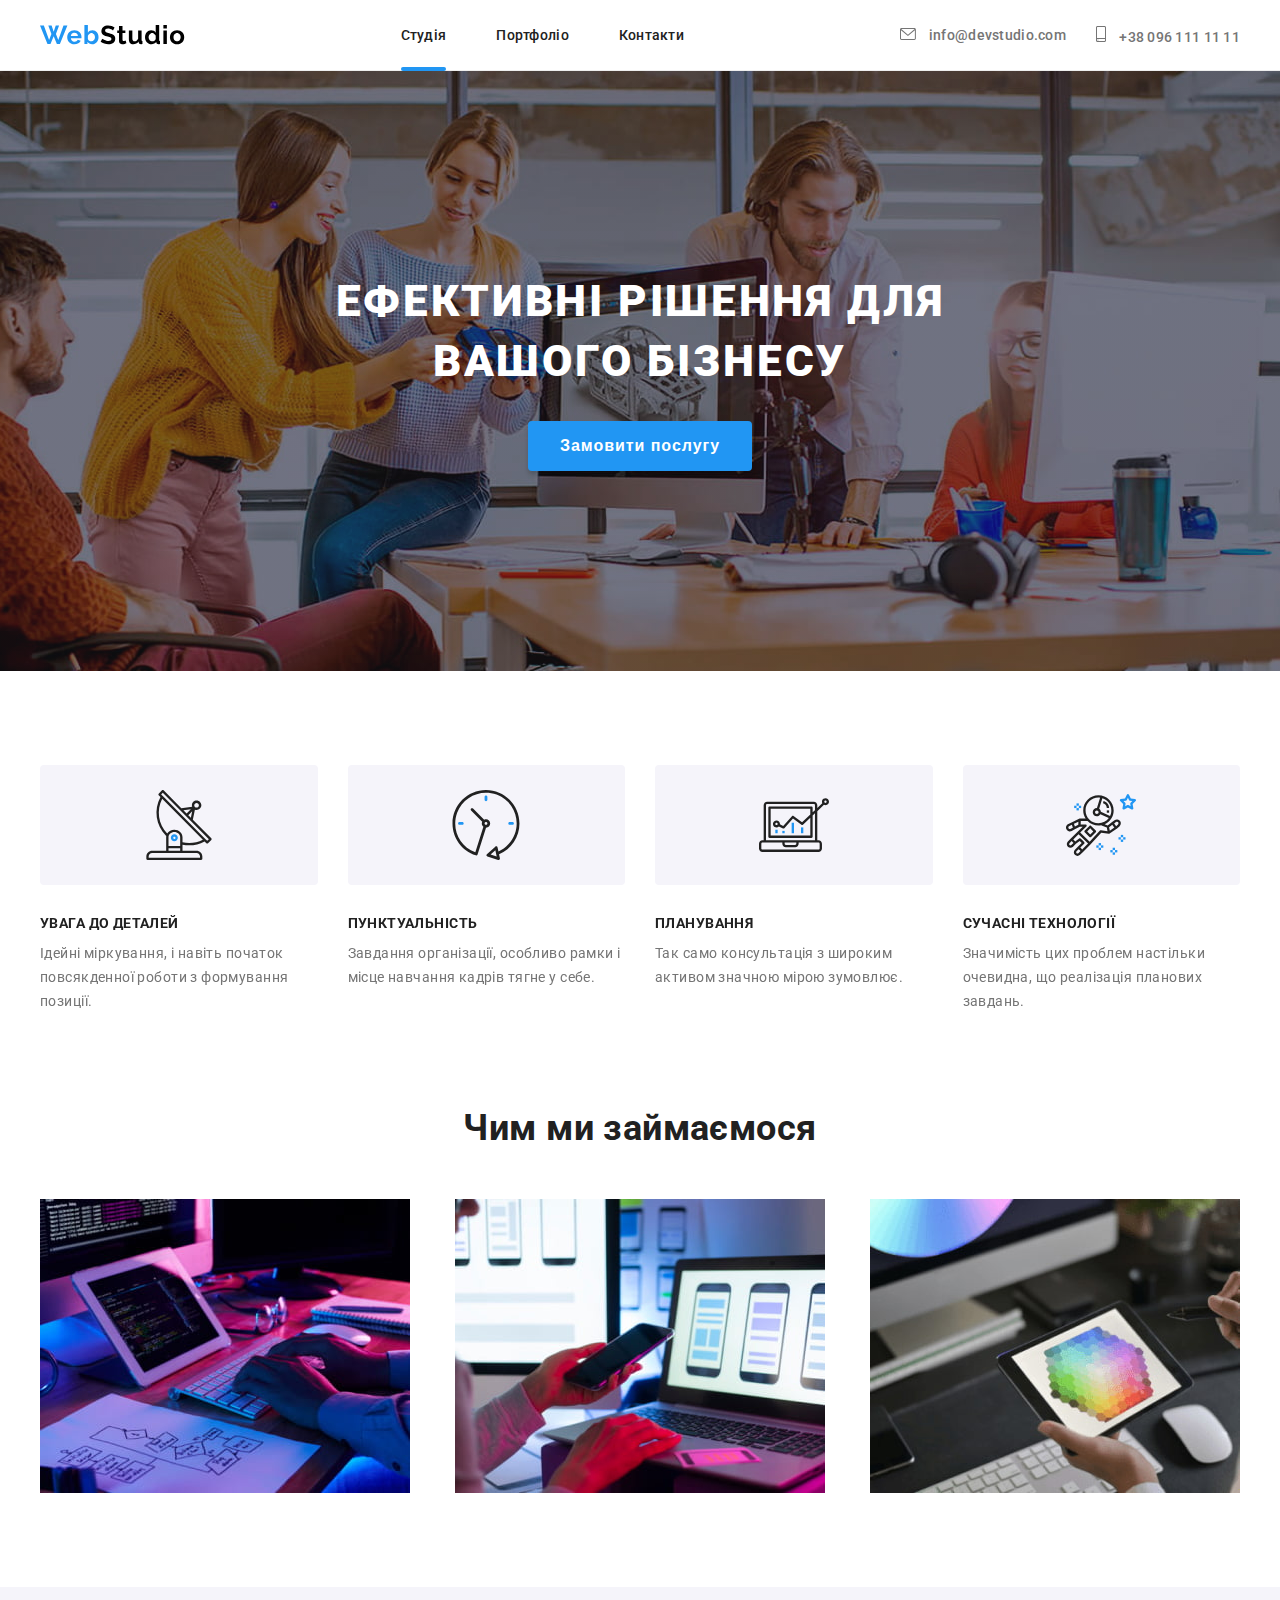
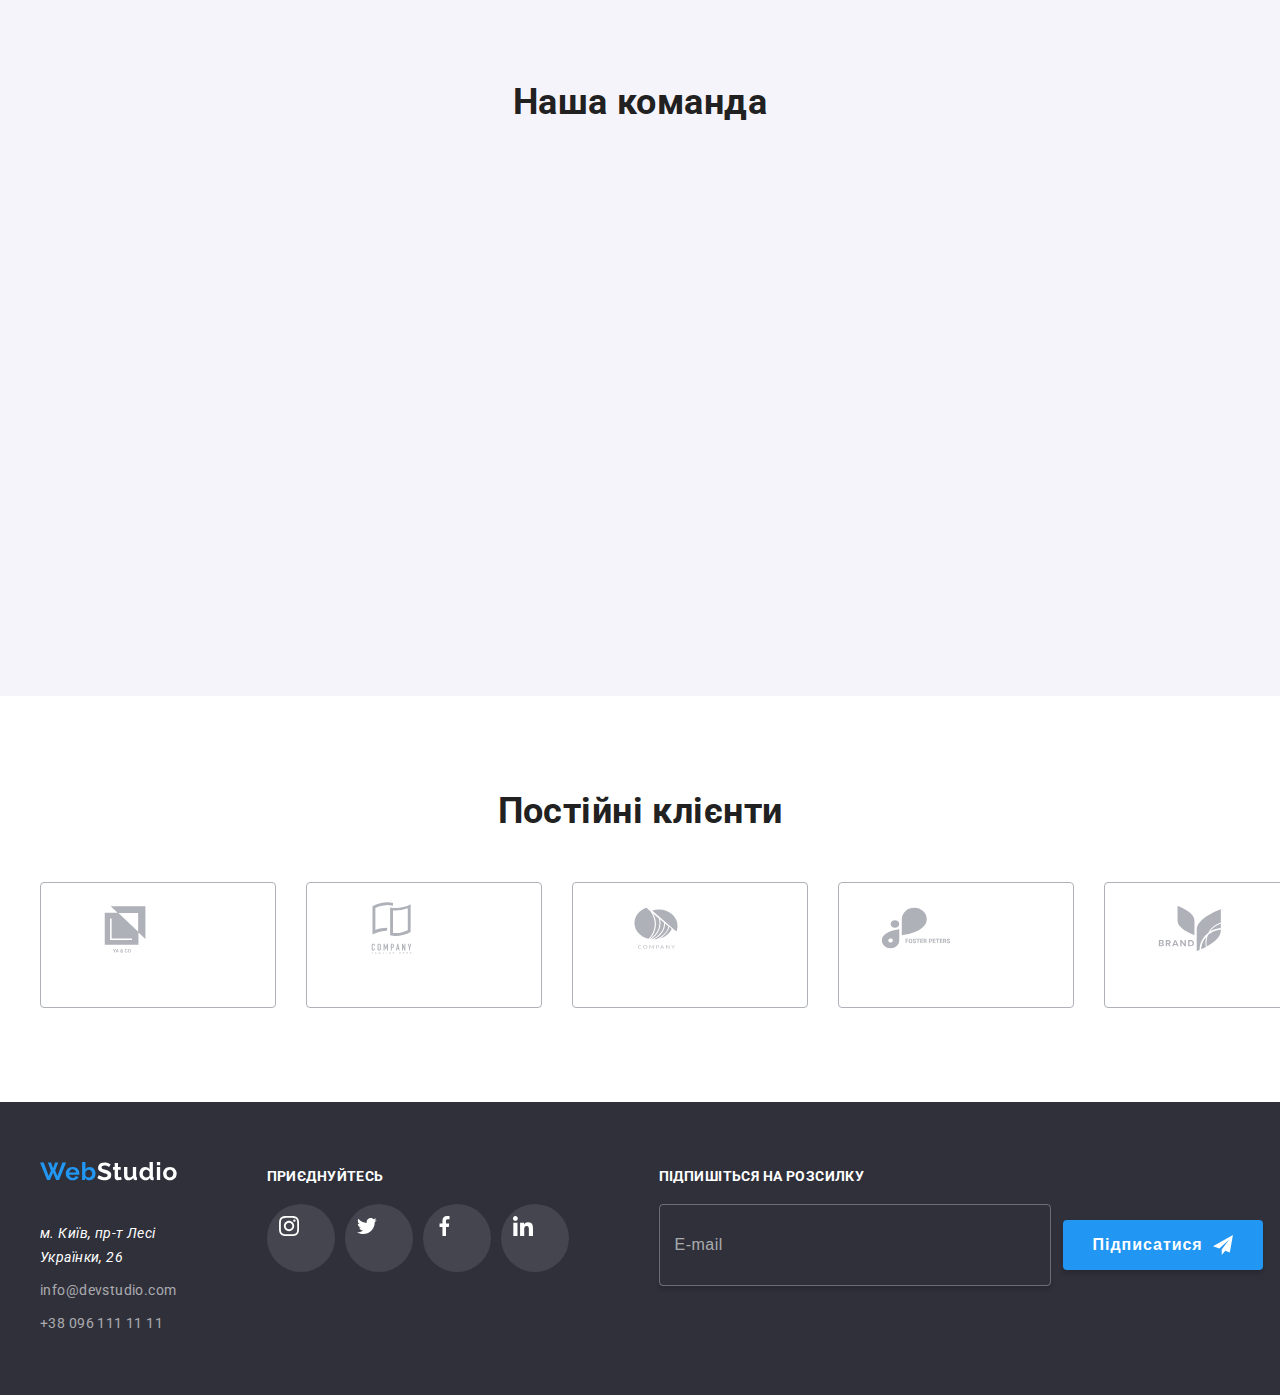
<file: index.html>
<!DOCTYPE html>
<html lang="uk">
  <head>
    <meta charset="UTF-8" />
    <meta name="viewport" content="width=device-width, initial-scale=1.0" />
    <title>WebStudio</title>
    <!-- шрифти -->
    <link rel="preconnect" href="https://fonts.googleapis.com" />
    <link rel="preconnect" href="https://fonts.gstatic.com" crossorigin />
    <link
      href="https://fonts.googleapis.com/css2?family=Raleway:wght@700&family=Roboto:wght@400;500;700;900&display=swap"
      rel="stylesheet"
    />
    <!-- нормалайз -->
    <link
      rel="stylesheet"
      href="https://cdnjs.cloudflare.com/ajax/libs/animate.css/4.1.1/animate.min.css"
    />
    <link href="https://unpkg.com/aos@2.3.1/dist/aos.css" rel="stylesheet" />
    <link
      rel="stylesheet"
      href="https://cdnjs.cloudflare.com/ajax/libs/modern-normalize/2.0.0/modern-normalize.css"
      integrity="sha512-gA2Bvu0/hw4oj0Lp8ZHjK+o3S4BE5m8d/wNVy6ktKLhHKPpWLQwv9ixzuWirWOakoJqlBdePq2NhoCaUOQ5npQ=="
      crossorigin="anonymous"
      referrerpolicy="no-referrer"
    />
    <link rel="stylesheet" href="./src/css/reset.css" />
    <link rel="stylesheet" href="./src/css/style.css" />
  </head>
  <body>
    <!-- шапка сайту -->
    <header class="header">
      <div class="container header-container">
        <a href="#" class="header-logo">
          <img
            src="./src/images/logo.svg"
            alt="лого"
            class="header-logo-foto animate__animated animate__fadeInUp"
          />
        </a>
        <!-- навігація -->
        <nav class="header-nav">
          <ul class="nav-list">
            <li class="nav-item">
              <a
                href="./index.html"
                class="nav-link nav-link-active animate__animated animate__fadeInUp"
                >Студія</a
              >
            </li>
            <li class="nav-item">
              <a
                href="./src/pages/portfolio.html"
                class="nav-link animate__animated animate__fadeInUp"
                >Портфоліо</a
              >
            </li>
            <li class="nav-item">
              <a href="#" class="nav-link animate__animated animate__fadeInUp"
                >Контакти</a
              >
            </li>
          </ul>
        </nav>
        <ul class="header-address-list">
          <li class="address-item">
            <a
              class="address-link animate__animated animate__fadeInUp"
              href="mailto:info@devstudio.com"
            >
              <svg class="address-icon address-icon-one">
                <use href="./src/images/icons/symbol-defs.svg#icon-email"></use>
              </svg>
              info@devstudio.com
            </a>
          </li>
          <li class="address-item">
            <a
              class="address-link animate__animated animate__fadeInUp"
              href="tel:+380961111111"
            >
              <svg class="address-icon address-icon-two">
                <use
                  href="./src/images/icons/symbol-defs.svg#icon-smartphone"
                ></use>
              </svg>
              +38 096 111 11 11
            </a>
          </li>
        </ul>
        <button class="header-menu">MENU</button>
      </div>
    </header>
    <!-- основний контент -->
    <main class="main">
      <section class="hero">
        <div class="container hero-container">
          <h1 class="hero-title animate__animated animate__fadeInDown">
            Ефективні рішення для вашого бізнесу
          </h1>

          <button
            class="hero-button animate__animated animate__fadeInDown"
            data-modal-open
          >
            Замовити послугу
          </button>
          <div class="backdrop is-hidden" data-modal>
            <div class="modal">
              <button class="btn-close btn" data-modal-close>
                <svg class="btn-close-img">
                  <use
                    href="./src/images/icons/symbol-defs-2.svg#icon-close"
                  ></use>
                </svg>
              </button>
              <form action="#" class="modal-form">
                <h2 class="modal-title">
                  Залиште свої дані, ми вам передзвонимо
                </h2>
                <div class="form-contacts">
                  <label for="name" class="form-label">Ім'я</label>
                  <div class="form-contact">
                    <input type="text" id="name" class="form-input" required />
                    <svg class="form-img">
                      <use
                        href="./src/images/icons/symbol-defs-2.svg#icon-blackperson"
                      ></use>
                    </svg>
                  </div>
                  <label for="tel" class="form-label">Телефон</label>
                  <div class="form-contact">
                    <input type="number" id="tel" class="form-input" required />
                    <svg class="form-img">
                      <use
                        href="./src/images/icons/symbol-defs-2.svg#icon-blackphone"
                      ></use>
                    </svg>
                  </div>
                  <label for="mail" class="form-label">Пошта</label>
                  <div class="form-contact">
                    <input type="email" id="mail" class="form-input" required />
                    <svg class="form-img">
                      <use
                        href="./src/images/icons/symbol-defs-2.svg#icon-blackemail"
                      ></use>
                    </svg>
                  </div>
                  <label for="coment" class="form-label">Коментар</label>
                  <textarea
                    name="coment"
                    id="coment"
                    class="form-textarea"
                    placeholder="Введіть текст"
                  ></textarea>

                  <div class="form-check-and-text">
                    <input
                      type="checkbox"
                      class="form-inp-checkbox"
                      id="dogovir"
                      required
                    />
                    <label class="checkbox-label" for="dogovir">
                      Погоджуюся з розсилкою та приймаю
                      <a href="#" class="checkbox-link">Умови договору</a>
                    </label>
                  </div>
                </div>
                <button type="submit" class="modal-btn-submit">
                  Відправити
                </button>
              </form>
            </div>
          </div>
          <!-- -- -->
        </div>
      </section>
      <section class="advantages">
        <div class="container">
          <ul class="advantages-list">
            <li class="advantages-item advantages-item-1" data-aos="zoom-in">
              <h2 class="advantages-title">УВАГА ДО ДЕТАЛЕЙ</h2>
              <p class="advantages-text">
                Ідейні міркування, і навіть початок повсякденної роботи з
                формування позиції.
              </p>
            </li>

            <li class="advantages-item advantages-item-2" data-aos="zoom-in">
              <h2 class="advantages-title">ПУНКТУАЛЬНІСТЬ</h2>
              <p class="advantages-text">
                Завдання організації, особливо рамки і місце навчання кадрів
                тягне у себе.
              </p>
            </li>

            <li class="advantages-item advantages-item-3" data-aos="zoom-in">
              <h2 class="advantages-title">ПЛАНУВАННЯ</h2>
              <p class="advantages-text">
                Так само консультація з широким активом значною мірою зумовлює.
              </p>
            </li>

            <li class="advantages-item advantages-item-4" data-aos="zoom-in">
              <h2 class="advantages-title">СУЧАСНІ ТЕХНОЛОГІЇ</h2>
              <p class="advantages-text">
                Значимість цих проблем настільки очевидна, що реалізація
                планових завдань.
              </p>
            </li>
          </ul>
        </div>
      </section>
      <!-- чим ми займаємось -->
      <section class="work">
        <div class="container">
          <h2 class="work-title">Чим ми займаємося</h2>
          <div class="work-images">
            <div class="work-img-plus-foto">
              <div class="work-img">
                <img
                  src="./src/images/work/keyboard.jpg"
                  alt="клавіатупа"
                  class="work-foto"
                />
              </div>
              <p class="work-name" data-aos="fade-down">Десктопні додатки</p>
            </div>
            <div class="work-img-plus-foto">
              <div class="work-img">
                <img
                  src="./src/images/work/laptop.jpg"
                  alt="ноутбук"
                  class="work-foto"
                />
              </div>
              <p class="work-name" data-aos="fade-down">Мобільні додатки</p>
            </div>
            <div class="work-img-plus-foto">
              <div class="work-img">
                <img
                  src="./src/images/work/tablet.jpg"
                  alt="планшет"
                  class="work-foto"
                />
              </div>
              <p class="work-name" data-aos="fade-down">Дизайнерські рішення</p>
            </div>
          </div>
        </div>
      </section>
      <!-- наша команда -->
      <section class="team">
        <div class="container">
          <h2 class="team-title">Наша команда</h2>
          <div class="team-members">
            <article class="teammate" data-aos="zoom-in-down">
              <img
                src="./src/images/team/igor.jpg"
                alt="Ігор Дем'яненко"
                class="teammate-foto"
              />
              <h3 class="teammate-name">Ігор Дем'яненко</h3>
              <p class="teammate-role">Product Designer</p>
              <ul class="teammate-list">
                <li class="teammate-item">
                  <a href="#" class="teammate-link">
                    <svg class="teammate-icon">
                      <use
                        href="./src/images/icons/symbol-defs.svg#icon-instagram"
                      ></use>
                    </svg>
                  </a>
                </li>
                <li class="teammate-item">
                  <a href="#" class="teammate-link">
                    <svg class="teammate-icon">
                      <use
                        href="./src/images/icons/symbol-defs.svg#icon-twitter"
                      ></use>
                    </svg>
                  </a>
                </li>
                <li class="teammate-item">
                  <a href="#" class="teammate-link">
                    <svg class="teammate-icon">
                      <use
                        href="./src/images/icons/symbol-defs.svg#icon-facebook"
                      ></use>
                    </svg>
                  </a>
                </li>
                <li class="teammate-item">
                  <a href="#" class="teammate-link">
                    <svg class="teammate-icon">
                      <use
                        href="./src/images/icons/symbol-defs.svg#icon-in"
                      ></use>
                    </svg>
                  </a>
                </li>
              </ul>
            </article>

            <article class="teammate" data-aos="zoom-in-down">
              <img
                src="./src/images/team/olga.jpg"
                alt="Ольга Рєпіна"
                class="teammate-foto"
              />
              <h3 class="teammate-name">Ольга Рєпіна</h3>
              <p class="teammate-role">Frontend Developer</p>
              <ul class="teammate-list">
                <li class="teammate-item">
                  <a href="#" class="teammate-link">
                    <svg class="teammate-icon">
                      <use
                        href="./src/images/icons/symbol-defs.svg#icon-instagram"
                      ></use>
                    </svg>
                  </a>
                </li>
                <li class="teammate-item">
                  <a href="#" class="teammate-link">
                    <svg class="teammate-icon">
                      <use
                        href="./src/images/icons/symbol-defs.svg#icon-twitter"
                      ></use>
                    </svg>
                  </a>
                </li>
                <li class="teammate-item">
                  <a href="#" class="teammate-link">
                    <svg class="teammate-icon">
                      <use
                        href="./src/images/icons/symbol-defs.svg#icon-facebook"
                      ></use>
                    </svg>
                  </a>
                </li>
                <li class="teammate-item">
                  <a href="#" class="teammate-link">
                    <svg class="teammate-icon">
                      <use
                        href="./src/images/icons/symbol-defs.svg#icon-in"
                      ></use>
                    </svg>
                  </a>
                </li>
              </ul>
            </article>

            <article class="teammate" data-aos="zoom-in-down">
              <img
                src="./src/images/team/mykola.jpg"
                alt="Микола Тарасов"
                class="teammate-foto"
              />
              <h3 class="teammate-name">Микола Тарасов</h3>
              <p class="teammate-role">Marketing</p>
              <ul class="teammate-list">
                <li class="teammate-item">
                  <a href="#" class="teammate-link">
                    <svg class="teammate-icon">
                      <use
                        href="./src/images/icons/symbol-defs.svg#icon-instagram"
                      ></use>
                    </svg>
                  </a>
                </li>
                <li class="teammate-item">
                  <a href="#" class="teammate-link">
                    <svg class="teammate-icon">
                      <use
                        href="./src/images/icons/symbol-defs.svg#icon-twitter"
                      ></use>
                    </svg>
                  </a>
                </li>
                <li class="teammate-item">
                  <a href="#" class="teammate-link">
                    <svg class="teammate-icon">
                      <use
                        href="./src/images/icons/symbol-defs.svg#icon-facebook"
                      ></use>
                    </svg>
                  </a>
                </li>
                <li class="teammate-item">
                  <a href="#" class="teammate-link">
                    <svg class="teammate-icon">
                      <use
                        href="./src/images/icons/symbol-defs.svg#icon-in"
                      ></use>
                    </svg>
                  </a>
                </li>
              </ul>
            </article>

            <article class="teammate" data-aos="zoom-in-down">
              <img
                src="./src/images/team/mikhail.jpg"
                alt="Михайло Єрмаков"
                class="teammate-foto"
              />
              <h3 class="teammate-name">Михайло Єрмаков</h3>
              <p class="teammate-role">UI Designer</p>
              <ul class="teammate-list">
                <li class="teammate-item">
                  <a href="#" class="teammate-link">
                    <svg class="teammate-icon">
                      <use
                        href="./src/images/icons/symbol-defs.svg#icon-instagram"
                      ></use>
                    </svg>
                  </a>
                </li>
                <li class="teammate-item">
                  <a href="#" class="teammate-link">
                    <svg class="teammate-icon">
                      <use
                        href="./src/images/icons/symbol-defs.svg#icon-twitter"
                      ></use>
                    </svg>
                  </a>
                </li>
                <li class="teammate-item">
                  <a href="#" class="teammate-link">
                    <svg class="teammate-icon">
                      <use
                        href="./src/images/icons/symbol-defs.svg#icon-facebook"
                      ></use>
                    </svg>
                  </a>
                </li>
                <li class="teammate-item">
                  <a href="#" class="teammate-link">
                    <svg class="teammate-icon">
                      <use
                        href="./src/images/icons/symbol-defs.svg#icon-in"
                      ></use>
                    </svg>
                  </a>
                </li>
              </ul>
            </article>
          </div>
        </div>
      </section>
      <section class="clients">
        <div class="container">
          <h2 class="clients-title">Постійні клієнти</h2>
          <ul class="clients-list">
            <li class="clients-item">
              <a href="#" class="clients-link">
                <svg class="clients-icon">
                  <use
                    href="./src/images/icons/symbol-defs.svg#icon-yaco"
                  ></use>
                </svg>
              </a>
            </li>
            <li class="clients-item">
              <a href="#" class="clients-link">
                <svg class="clients-icon">
                  <use
                    href="./src/images/icons/symbol-defs.svg#icon-taglinehere"
                  ></use>
                </svg>
              </a>
            </li>
            <li class="clients-item">
              <a href="#" class="clients-link">
                <svg class="clients-icon">
                  <use
                    href="./src/images/icons/symbol-defs.svg#icon-company"
                  ></use>
                </svg>
              </a>
            </li>
            <li class="clients-item">
              <a href="#" class="clients-link">
                <svg class="clients-icon">
                  <use
                    href="./src/images/icons/symbol-defs.svg#icon-fosterpeters"
                  ></use>
                </svg>
              </a>
            </li>
            <li class="clients-item">
              <a href="#" class="clients-link">
                <svg class="clients-icon">
                  <use
                    href="./src/images/icons/symbol-defs.svg#icon-brand"
                  ></use>
                </svg>
              </a>
            </li>
            <li class="clients-item">
              <a href="#" class="clients-link">
                <svg class="clients-icon">
                  <use
                    href="./src/images/icons/symbol-defs.svg#icon-tagline"
                  ></use>
                </svg>
              </a>
            </li>
          </ul>
        </div>
      </section>
    </main>
    <!-- підвал сайту -->
    <footer class="footer">
      <div class="container footer-container">
        <div class="footer-logo-and-address">
          <a href="#" class="footer-logo">
            <img
              src="./src/images/logo2.svg"
              alt="лого"
              class="footer-logo-foto animate__animated animate__fadeInDown"
            />
          </a>
          <ul class="footer-address-list">
            <li class="footer-item">
              <address class="footer-address">
                м. Київ, пр-т Лесі Українки, 26
              </address>
            </li>
            <li class="footer-item">
              <a href="mailto:info@devstudio.com" class="footer-link"
                >info@devstudio.com</a
              >
            </li>
            <li class="footer-item">
              <a href="tel:+380961111111" class="footer-link"
                >+38 096 111 11 11</a
              >
            </li>
          </ul>
        </div>
        <div class="footer-icons">
          <h2 class="footer-title animate__animated animate__fadeInDown">
            приєднуйтесь
          </h2>
          <ul class="footer-icons-list">
            <li class="icons-item">
              <a href="#" class="icons-link">
                <svg class="footer-icon" style="fill: #ffffff">
                  <use
                    href="./src/images/icons/symbol-defs.svg#icon-instagram"
                  ></use>
                </svg>
              </a>
            </li>
            <li class="icons-item">
              <a href="#" class="icons-link">
                <svg class="footer-icon">
                  <use
                    href="./src/images/icons/symbol-defs.svg#icon-twitter"
                  ></use>
                </svg>
              </a>
            </li>
            <li class="icons-item">
              <a href="#" class="icons-link">
                <svg class="footer-icon">
                  <use
                    href="./src/images/icons/symbol-defs.svg#icon-facebook"
                  ></use>
                </svg>
              </a>
            </li>
            <li class="icons-item">
              <a href="#" class="icons-link">
                <svg class="footer-icon">
                  <use href="./src/images/icons/symbol-defs.svg#icon-in"></use>
                </svg>
              </a>
            </li>
          </ul>
        </div>
        <div class="footer-contacts">
          <form action="#" class="footer-form">
            <h2 class="form-title animate__animated animate__fadeInDown">
              Підпишіться на розсилку
            </h2>
            <div class="footer-contact">
              <label hidden for="email" class="footer-label">E-mail</label>
              <input
                type="email"
                class="footer-input"
                id="email"
                placeholder="E-mail"
                required
              />
              <button type="submit" class="footer-btn-submit">
                Підписатися
                <svg class="footer-btn-img">
                  <use
                    href="./src/images/icons/symbol-defs-2.svg#icon-send"
                  ></use>
                </svg>
              </button>
            </div>
          </form>
        </div>
      </div>
    </footer>

    <script src="./src/js/modal.js"></script>
    <script src="https://unpkg.com/aos@2.3.1/dist/aos.js"></script>
    <script>
      AOS.init();
    </script>
  </body>
</html>
</file>
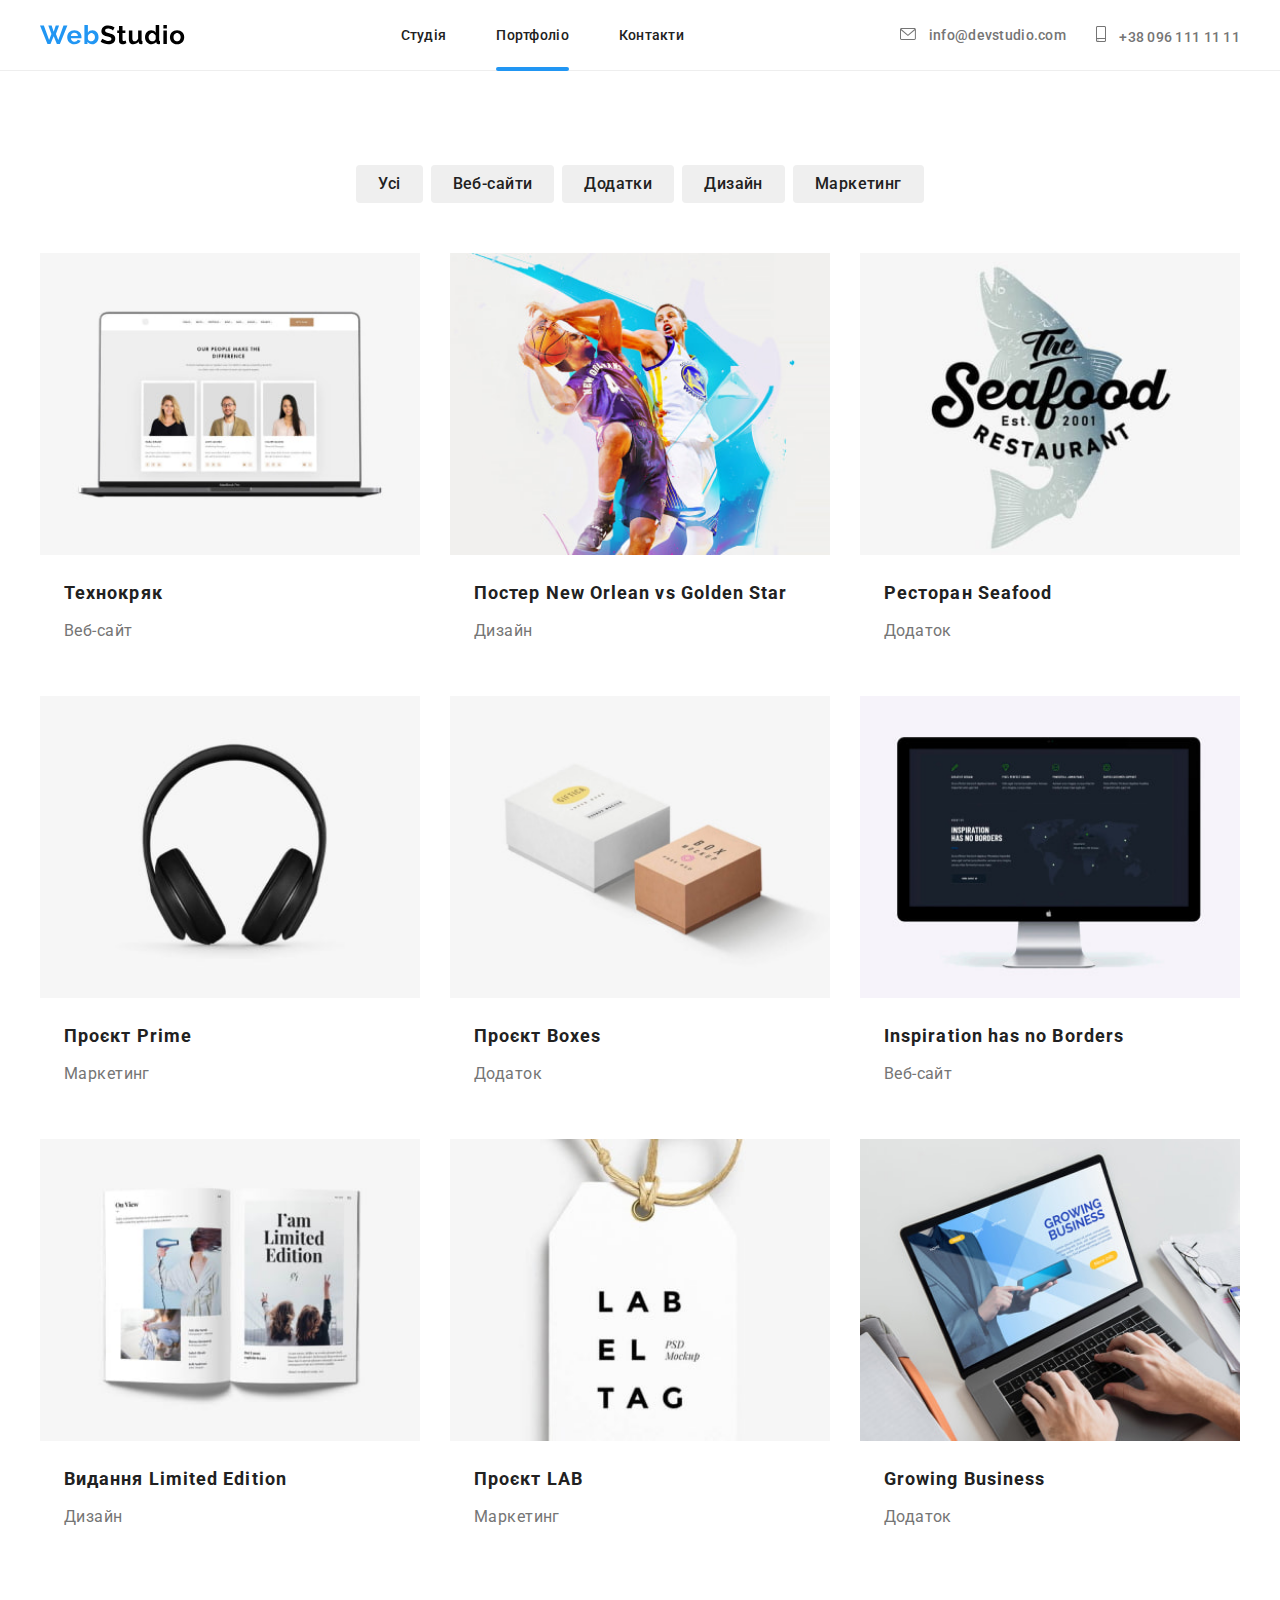
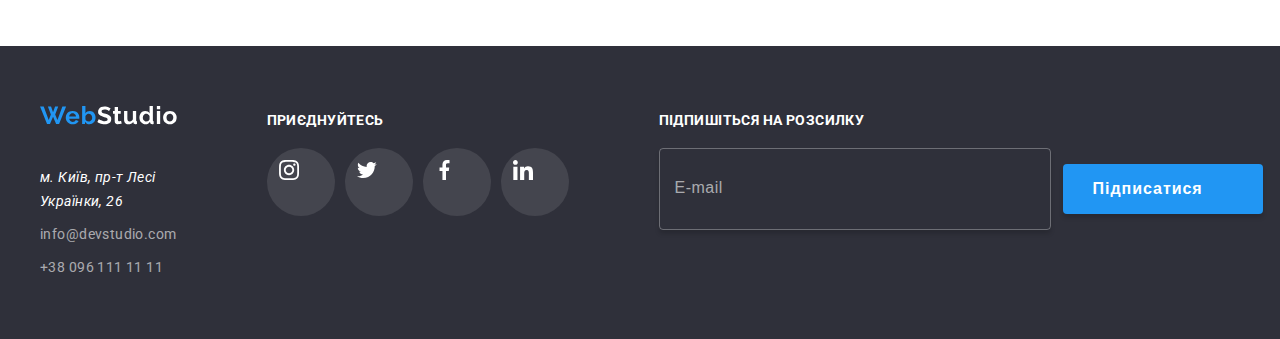
<file: src/pages/portfolio.html>
<!DOCTYPE html>
<html lang="uk">
  <head>
    <meta charset="UTF-8" />
    <meta name="viewport" content="width=device-width, initial-scale=1.0" />
    <title>Portfolio</title>
    <!-- шрифти -->
    <link rel="preconnect" href="https://fonts.googleapis.com" />
    <link rel="preconnect" href="https://fonts.gstatic.com" crossorigin />
    <link
      href="https://fonts.googleapis.com/css2?family=Raleway:wght@700&family=Roboto:wght@400;500;700;900&display=swap"
      rel="stylesheet"
    />
    <!-- нормалайз -->
    <link
      rel="stylesheet"
      href="https://cdnjs.cloudflare.com/ajax/libs/modern-normalize/2.0.0/modern-normalize.css"
      integrity="sha512-gA2Bvu0/hw4oj0Lp8ZHjK+o3S4BE5m8d/wNVy6ktKLhHKPpWLQwv9ixzuWirWOakoJqlBdePq2NhoCaUOQ5npQ=="
      crossorigin="anonymous"
      referrerpolicy="no-referrer"
    />
    <link rel="stylesheet" href="../css/reset.css" />
    <link rel="stylesheet" href="../css/style.css" />
  </head>
  <body>
    <!-- шапка сайту -->
    <header class="header">
      <div class="container header-container">
        <a href="#" class="header-logo">
          <img src="../images/logo.svg" alt="лого" class="header-logo-foto" />
        </a>
        <!-- навігація -->
        <nav class="header-nav">
          <ul class="nav-list">
            <li class="list-item">
              <a href="../../index.html" class="nav-link">Студія</a>
            </li>
            <li class="list-item">
              <a href="./portfolio.html" class="nav-link nav-link-active"
                >Портфоліо</a
              >
            </li>
            <li class="list-item"><a href="#" class="nav-link">Контакти</a></li>
          </ul>
        </nav>
        <ul class="header-address-list">
          <li class="address-item">
            <a class="address-link" href="mailto:info@devstudio.com">
              <svg class="address-icon address-icon-one">
                <use href="../images/icons/symbol-defs.svg#icon-email"></use>
              </svg>
              info@devstudio.com
            </a>
          </li>
          <li class="address-item">
            <a class="address-link" href="tel:+380961111111">
              <svg class="address-icon address-icon-two">
                <use
                  href="../images/icons/symbol-defs.svg#icon-smartphone"
                ></use>
              </svg>
              +38 096 111 11 11
            </a>
          </li>
        </ul>
        <button class="header-menu">MENU</button>
      </div>
    </header>
    <!-- основний контент -->
    <main class="main">
      <section class="projects">
        <div class="container">
          <div class="projects-div">
            <ul class="projects-list">
              <li class="projects-item">
                <button class="list-button">Усі</button>
              </li>
              <li class="projects-item">
                <button class="list-button">Веб-сайти</button>
              </li>
              <li class="projects-item">
                <button class="list-button">Додатки</button>
              </li>
              <li class="projects-item">
                <button class="list-button">Дизайн</button>
              </li>
              <li class="projects-item">
                <button class="list-button">Маркетинг</button>
              </li>
            </ul>
          </div>
          <div class="projects-contanier">
            <article class="project">
              <div class="project-photo">
                <img
                  src="../images/portfolio/technokrak.jpg"
                  alt="Веб-сайт Технокряк"
                  class="project-img"
                />
                <p class="project-overlay">
                  Ресурс пропонує комплексні пропозиції з різним рівнем
                  функціоналу та сервісів. Все це дозволить відвідувачу отримати
                  вичерпні відомості про компанію чи приватну особу.
                </p>
              </div>
              <h2 class="project-title">Технокряк</h2>
              <p class="project-type">Веб-сайт</p>
            </article>

            <article class="project">
              <div class="project-photo">
                <img
                  src="../images/portfolio/neworlean.jpg"
                  alt="Постер New Orlean vs Golden Star"
                  class="project-img"
                />
                <p class="project-overlay">
                  Ресурс пропонує комплексні пропозиції з різним рівнем
                  функціоналу та сервісів. Все це дозволить відвідувачу отримати
                  вичерпні відомості про компанію чи приватну особу.
                </p>
              </div>
              <h2 class="project-title">Постер New Orlean vs Golden Star</h2>
              <p class="project-type">Дизайн</p>
            </article>

            <article class="project">
              <div class="project-photo">
                <img
                  src="../images/portfolio/seafood.jpg"
                  alt="Додаток Seafood"
                  class="project-img"
                />
                <p class="project-overlay">
                  Ресурс пропонує комплексні пропозиції з різним рівнем
                  функціоналу та сервісів. Все це дозволить відвідувачу отримати
                  вичерпні відомості про компанію чи приватну особу.
                </p>
              </div>
              <h2 class="project-title">Ресторан Seafood</h2>
              <p class="project-type">Додаток</p>
            </article>

            <article class="project">
              <div class="project-photo">
                <img
                  src="../images/portfolio/prime.jpg"
                  alt="Проєкт Prime"
                  class="project-img"
                />
                <p class="project-overlay">
                  Ресурс пропонує комплексні пропозиції з різним рівнем
                  функціоналу та сервісів. Все це дозволить відвідувачу отримати
                  вичерпні відомості про компанію чи приватну особу.
                </p>
              </div>
              <h2 class="project-title">Проєкт Prime</h2>
              <p class="project-type">Маркетинг</p>
            </article>

            <article class="project">
              <div class="project-photo">
                <img
                  src="../images/portfolio/boxes.jpg"
                  alt="Додаток Boxes"
                  class="project-img"
                />
                <p class="project-overlay">
                  Ресурс пропонує комплексні пропозиції з різним рівнем
                  функціоналу та сервісів. Все це дозволить відвідувачу отримати
                  вичерпні відомості про компанію чи приватну особу.
                </p>
              </div>
              <h2 class="project-title">Проєкт Boxes</h2>
              <p class="project-type">Додаток</p>
            </article>

            <article class="project">
              <div class="project-photo">
                <img
                  src="../images/portfolio/inspiration.jpg"
                  alt="Веб-сайт Inspiration has no Borders"
                  class="project-img"
                />
                <p class="project-overlay">
                  Ресурс пропонує комплексні пропозиції з різним рівнем
                  функціоналу та сервісів. Все це дозволить відвідувачу отримати
                  вичерпні відомості про компанію чи приватну особу.
                </p>
              </div>
              <h2 class="project-title">Inspiration has no Borders</h2>
              <p class="project-type">Веб-сайт</p>
            </article>

            <article class="project">
              <div class="project-photo">
                <img
                  src="../images/portfolio/limitededition.jpg"
                  alt="Дизайн Limited Edition"
                  class="project-img"
                />
                <p class="project-overlay">
                  Ресурс пропонує комплексні пропозиції з різним рівнем
                  функціоналу та сервісів. Все це дозволить відвідувачу отримати
                  вичерпні відомості про компанію чи приватну особу.
                </p>
              </div>
              <h2 class="project-title">Видання Limited Edition</h2>
              <p class="project-type">Дизайн</p>
            </article>

            <article class="project">
              <div class="project-photo">
                <img
                  src="../images/portfolio/lab.jpg"
                  alt="Проєкт LAB"
                  class="project-img"
                />
                <p class="project-overlay">
                  Ресурс пропонує комплексні пропозиції з різним рівнем
                  функціоналу та сервісів. Все це дозволить відвідувачу отримати
                  вичерпні відомості про компанію чи приватну особу.
                </p>
              </div>
              <h2 class="project-title">Проєкт LAB</h2>
              <p class="project-type">Маркетинг</p>
            </article>

            <article class="project">
              <div class="project-photo">
                <img
                  src="../images/portfolio/growingbusiness.jpg"
                  alt="Додаток Growing Business"
                  class="project-img"
                />
                <p class="project-overlay">
                  Ресурс пропонує комплексні пропозиції з різним рівнем
                  функціоналу та сервісів. Все це дозволить відвідувачу отримати
                  вичерпні відомості про компанію чи приватну особу.
                </p>
              </div>
              <h2 class="project-title">Growing Business</h2>
              <p class="project-type">Додаток</p>
            </article>
          </div>
        </div>
      </section>
    </main>
    <!-- підвал сайту -->
    <footer class="footer">
      <div class="container footer-container">
        <div class="footer-logo-and-address">
          <a href="#" class="footer-logo">
            <img
              src="../images/logo2.svg"
              alt="лого"
              class="footer-logo-foto"
            />
          </a>
          <ul class="footer-address-list">
            <li class="footer-item">
              <address class="footer-address">
                м. Київ, пр-т Лесі Українки, 26
              </address>
            </li>
            <li class="footer-item">
              <a href="mailto:info@devstudio.com" class="footer-link"
                >info@devstudio.com</a
              >
            </li>
            <li class="footer-item">
              <a href="tel:+380961111111" class="footer-link"
                >+38 096 111 11 11</a
              >
            </li>
          </ul>
        </div>
        <div class="footer-icons">
          <h2 class="footer-title">приєднуйтесь</h2>
          <ul class="footer-icons-list">
            <li class="icons-item">
              <a href="#" class="icons-link">
                <svg class="footer-icon" style="fill: #ffffff">
                  <use
                    href="../images/icons/symbol-defs.svg#icon-instagram"
                  ></use>
                </svg>
              </a>
            </li>
            <li class="icons-item">
              <a href="#" class="icons-link">
                <svg class="footer-icon">
                  <use
                    href="../images/icons/symbol-defs.svg#icon-twitter"
                  ></use>
                </svg>
              </a>
            </li>
            <li class="icons-item">
              <a href="#" class="icons-link">
                <svg class="footer-icon">
                  <use
                    href="../images/icons/symbol-defs.svg#icon-facebook"
                  ></use>
                </svg>
              </a>
            </li>
            <li class="icons-item">
              <a href="#" class="icons-link">
                <svg class="footer-icon">
                  <use href="../images/icons/symbol-defs.svg#icon-in"></use>
                </svg>
              </a>
            </li>
          </ul>
        </div>
        <div class="footer-contacts">
          <form action="#" class="footer-form">
            <h2 class="form-title">Підпишіться на розсилку</h2>
            <div class="footer-contact">
              <label hidden for="email" class="footer-label">E-mail</label>
              <input
                type="email"
                class="footer-input"
                id="email"
                placeholder="E-mail"
                required
              />
              <button type="submit" class="footer-btn-submit">
                Підписатися
                <img
                  src="../images/icons/symbol-defs-2.svg#icon-send"
                  alt="Відправити"
                  class="footer-btn-img"
                />
              </button>
            </div>
          </form>
        </div>
      </div>
    </footer>
  </body>
</html>
</file>
<file: src/css/style.css>
:root {
  --colorTextPrimary: #212121;
  --colorTextSecondary: #757575;
  --colorTextAdditional: #ffffff;
  --colorTextAdditionalProzoruy: rgba(255, 255, 255, 0.6);
  --colorTextHover: #2196f3;
  --colorBackgroundPrimary: #2f303a;
  --colorBackgroundSecondary: #f5f4fa;
  --colorBorder: #eee;
  --colorIcons: #afb1b8;
  --colorIconsFooter: rgba(255, 255, 255, 0.1);
  --colorFormInput: rgba(33, 33, 33, 0.2);
}

body {
  font-family: "Roboto", sans-serif;
  font-weight: 400;
  font-size: 14px;
  letter-spacing: 0.03em;
  color: var(--colorTextPrimary);
}
.container {
  max-width: 1200px;
  padding-left: 15px;
  padding-right: 15px;
  margin-left: auto;
  margin-right: auto;
}
img {
  width: 100%;
  display: block;
}
/* --------header--------- */
.header {
  padding-top: 25px;
  padding-bottom: 25px;
  border-bottom: 1px solid var(--colorBorder);
}
.header-container {
  display: flex;
  justify-content: space-between;
  align-items: center;
}
.nav-list {
  display: flex;
  align-items: center;
  gap: 50px;
}
.nav-link {
  font-weight: 500;
  letter-spacing: 0.02em;
  text-decoration: none;
  color: var(--colorTextPrimary);
  position: relative;

  transition-property: color;
  transition-duration: 250ms;
  transition-timing-function: cubic-bezier(0.4, 0, 0.2, 1);
}
.nav-link:hover {
  color: var(--colorTextHover);
}
.nav-link::after {
  content: "";
  border-radius: 2px;
  width: 100%;
  height: 4px;
  background-color: var(--colorTextHover);
  position: absolute;
  bottom: -28px;
  left: 0;
  opacity: 0;

  transform: scaleX(0) translateY(10px);
  transform-origin: center;
  transition-property: transform, opacity;
  transition-duration: 250ms;
  transition-timing-function: cubic-bezier(0.4, 0, 0.2, 1);
}
.nav-link-active::after,
.nav-link:hover::after {
  opacity: 1;
  transform: scaleX(1) translateY(0);
}
.header-address-list {
  display: flex;
  align-items: center;
  gap: 30px;
}
.address-link {
  font-weight: 500;
  letter-spacing: 0.02em;
  color: var(--colorTextSecondary);
  text-decoration: none;

  transition-property: color;
  transition-duration: 250ms;
  transition-timing-function: cubic-bezier(0.4, 0, 0.2, 1);
}
.address-item:hover .address-link {
  color: var(--colorTextHover);
}
.address-icon {
  fill: var(--colorTextSecondary);
  transition-property: fill;
  transition-duration: 250ms;
  transition-timing-function: cubic-bezier(0.4, 0, 0.2, 1);
}
.address-item:hover .address-icon {
  fill: var(--colorTextHover);
}
.address-icon-one {
  width: 16px;
  height: 12px;
  margin-right: 10px;
}
.address-icon-two {
  width: 10px;
  height: 16px;
  margin-right: 10px;
}
.header-menu {
  display: none;
}
@media (max-width: 767px) {
  .header {
    padding-bottom: 20px;
  }
  .nav-link::after {
    bottom: -36px;
  }
  .header-address-list {
    flex-direction: column;
    gap: 10px;
    align-items: stretch;
  }
  .address-icon {
    margin-right: 8px;
  }
}
@media (max-width: 480px) {
  .header-menu {
    display: block;
    color: #212121;
    background-color: #ffffff;
  }
  .nav-list,
  .header-address-list {
    display: none;
  }
}
/* ----------------------main--------------- */
/* ------------------hero-------------- */
.hero {
  background-color: var(--colorBackgroundPrimary);
  background-image: linear-gradient(to right, #2f303a42, #2f303a42),
    url(../images/heroimg.jpg);
  padding-top: 200px;
  padding-bottom: 200px;
  background-repeat: no-repeat;
  background-size: cover;
  background-position: center;
}
.hero-container {
  display: flex;
  flex-direction: column;
  align-items: center;
  gap: 30px;
}
.hero-title {
  font-weight: 900;
  font-size: 44px;
  line-height: 1.36364;
  letter-spacing: 0.06em;
  text-transform: uppercase;
  text-align: center;
  color: var(--colorTextAdditional);
  width: 695px;
}
.hero-button {
  font-weight: 700;
  font-size: 16px;
  line-height: 1.875;
  letter-spacing: 0.06em;
  text-align: center;
  color: var(--colorTextAdditional);
  background-color: var(--colorTextHover);
  box-shadow: 0 4px 4px 0 rgba(0, 0, 0, 0.15);
  padding: 10px 32px;
  border-radius: 4px;
  transition-property: opacity, box-shadow;
  transition-duration: 250ms;
  transition-timing-function: cubic-bezier(0.4, 0, 0.2, 1);
}
.hero-button:hover {
  opacity: 0.9;
  box-shadow: 4px 3px 5px 0px var(--colorTextPrimary);
}
@media (max-width: 767px) {
  .hero {
    padding-top: 120px;
    padding-bottom: 120px;
  }
  .hero-button {
    padding: 10px 24px;
  }
}
@media (max-width: 480px) {
  .hero-title {
    font-size: 26px;
    width: 360px;
  }
  .hero-button {
    padding: 10px 24px;
  }
}
/* --------------------------------MODAL---------------------------------------- */
.backdrop {
  position: fixed;
  top: 0;
  left: 0;
  width: 100%;
  height: 100%;
  background-color: rgba(0, 0, 0, 0.5);
  opacity: 1;
  transition-property: opacity;
  transition-duration: 250ms;
  transition-timing-function: cubic-bezier(0.4, 0, 0.2, 1);
}
.backdrop.is-hidden {
  opacity: 0;
  pointer-events: none;
}
.backdrop.is-hidden .modal {
  transform: translate(-50%, 200%) scale(0);
}
.modal {
  background-color: var(--colorTextAdditional);
  position: absolute;
  left: 50%;
  top: 50%;
  min-width: 530px;
  min-height: 580px;
  transform: translate(-50%, -50%) scale(1);
  padding: 40px;
  transition-property: transform;
  transition-duration: 250ms;
  transition-timing-function: cubic-bezier(0.4, 0, 0.2, 1);
}
.btn-close {
  position: absolute;
  top: 10px;
  right: 10px;
  display: block;
  width: 30px;
  height: 30px;
  background-color: var(--colorTextAdditional);
  padding: 8px;
  border-radius: 50%;
  border: 1px solid var(--colorIcons);
}
.btn-close-img {
  height: 11px;
  width: 11px;
  background-color: var(--colorTextAdditional);
  fill: var(--colorTextPrimary);

  transition-property: fill;
  transition-duration: 250ms;
  transition-timing-function: cubic-bezier(0.4, 0, 0.2, 1);
}
.btn-close:hover .btn-close-img {
  fill: var(--colorTextHover);
}
.no-scroll {
  overflow: hidden;
}
.modal-form {
  display: flex;
  flex-direction: column;
  align-items: center;
}
.modal-title {
  font-weight: 700;
  font-size: 20px;
  text-align: center;
  margin-bottom: 12px;
}
.form-contacts {
  display: flex;
  flex-direction: column;
  align-items: baseline;
  gap: 10px;
  margin-bottom: 30px;
}
.form-contact {
  position: relative;
}
.form-contact:focus-within {
  fill: var(--colorTextHover);
}
.form-contact:hover {
  border-color: var(--colorTextHover);
  fill: var(--colorTextHover);
}
.form-label {
  font-size: 12px;
  letter-spacing: 0.01em;
  color: var(--colorTextSecondary);
}
.form-input {
  position: relative;
  border: 1px solid var(--colorFormInput);
  border-radius: 4px;
  width: 448px;
  height: 40px;
  padding: 15px 5px 15px 42px;

  transition-property: border-color;
  transition-duration: 250ms;
  transition-timing-function: cubic-bezier(0.4, 0, 0.2, 1);
}
.form-img {
  width: 18px;
  height: 18px;
  position: absolute;
  top: 11px;
  left: 12px;
  color: var(--colorTextPrimary);

  transition-property: fill;
  transition-duration: 250ms;
  transition-timing-function: cubic-bezier(0.4, 0, 0.2, 1);
}
.form-input:hover,
.form-textarea:hover {
  border-color: var(--colorTextHover);
}
.form-input:focus,
.form-textarea:focus {
  outline: none;
  border-color: var(--colorTextHover);
}
.form-textarea {
  border: 1px solid var(--colorFormInput);
  border-radius: 4px;
  width: 448px;
  height: 120px;
  padding: 12px 16px;
  resize: none;
  margin-bottom: 20px;

  transition-property: border-color;
  transition-duration: 250ms;
  transition-timing-function: cubic-bezier(0.4, 0, 0.2, 1);
}
.form-textarea::placeholder {
  font-size: 12px;
  letter-spacing: 0.01em;
  color: rgba(117, 117, 117, 0.5);
}
.form-check-and-text {
  display: flex;
  align-items: center;
  gap: 10px;
}
.checkbox-label {
  line-height: 1.71429;
  letter-spacing: 0.03em;
  color: var(--colorTextSecondary);
}
.checkbox-link {
  text-decoration: underline;
  text-decoration-skip-ink: none;
  color: #2196f3;
}
.modal-btn-submit {
  border-radius: 4px;
  width: 200px;
  height: 50px;
  font-weight: 700;
  font-size: 16px;
  line-height: 1.875;
  letter-spacing: 0.06em;
  text-align: center;
  color: var(--colorTextAdditional);
  box-shadow: 0 4px 4px 0 rgba(0, 0, 0, 0.15);
  background-color: var(--colorTextHover);
  transition-property: box-shadow;
  transition-duration: 250ms;
  transition-timing-function: cubic-bezier(0.4, 0, 0.2, 1);
}
.modal-btn-submit:hover {
  box-shadow: 4px 3px 5px 0px var(--colorTextPrimary);
}
@media (max-width: 767px) {
  .modal {
    min-width: 450px;
    min-height: 610px;
    z-index: 5;
  }
}
@media (max-width: 480px) {
}
/* --------------------------------advantages-------------------------- */
.advantages {
  padding-top: 94px;
  padding-bottom: 94px;
}
.advantages-list {
  display: flex;
  gap: 30px;
}
.advantages-item {
  flex-basis: calc((100% - 90px) / 4);
}
.advantages-item::before {
  content: "";
  display: block;
  height: 120px;
  border-radius: 4px;
  background-repeat: no-repeat;
  background-position: center;
  background-color: var(--colorBackgroundSecondary);
  margin-bottom: 30px;
}
.advantages-item-1::before {
  background-image: url(../images/advantages/antenna.svg);
}
.advantages-item-2::before {
  background-image: url(../images/advantages/clock.svg);
}
.advantages-item-3::before {
  background-image: url(../images/advantages/diagram.svg);
}
.advantages-item-4:before {
  background-image: url(../images/advantages/astronaut.svg);
}
.advantages-title {
  font-weight: 700;
  text-transform: uppercase;
  margin-bottom: 10px;
}
.advantages-text {
  line-height: 1.71429;
  color: var(--colorTextSecondary);
}
@media (max-width: 767px) {
  .advantages {
    padding-top: 60px;
    padding-bottom: 60px;
  }
  .advantages-list {
    flex-wrap: wrap;
  }
  .advantages-item {
    flex-basis: calc((100% - 30px) / 2);
  }
}
@media (max-width: 480px) {
  .advantages-list {
    flex-wrap: wrap;
    flex-direction: column;
  }
  .advantages-item {
    flex-basis: 0;
  }
  .advantages-title {
    align-content: center;
  }
}
/* ------------------------------------work---------------------------- */
.work {
  padding-bottom: 94px;
}
.work-title {
  font-weight: 700;
  font-size: 36px;
  text-align: center;
  margin-bottom: 50px;
}
.work-images {
  display: flex;
  justify-content: space-between;
  gap: 30px;
}
.work-img-plus-foto {
  position: relative;
}
.work-foto {
  flex-basis: calc((100% - 60px) / 3);
}
.work-name {
  font-weight: 700;
  text-transform: uppercase;
  text-align: center;
  color: var(--colorTextAdditional);
  background-color: rgba(47, 48, 58, 0.8);
  height: 70px;
  padding-top: 27px;
  padding-bottom: 27px;

  position: absolute;
  bottom: 0;
  width: 100%;
}
@media (max-width: 767px) {
  .work {
    display: none;
  }
}
/* -------------------------------------team-------------------------------- */
.team {
  padding-top: 94px;
  padding-bottom: 94px;
  background-color: var(--colorBackgroundSecondary);
}
.team-title {
  font-weight: 700;
  font-size: 36px;
  text-align: center;
  margin-bottom: 50px;
}
.team-members {
  display: flex;
  justify-content: space-between;
  /* flex-wrap: wrap;
  row-gap: 30px; */
}
.teammate {
  background-color: var(--colorTextAdditional);
  border-radius: 0 0 4px 4px;
  flex-basis: calc((100% - 90px) / 4);
  box-shadow: 0 2px 1px 0 rgba(0, 0, 0, 0.2), 0 1px 1px 0 rgba(0, 0, 0, 0.14),
    0 1px 3px 0 rgba(0, 0, 0, 0.12);
  padding-bottom: 30px;
}
.teammate-foto {
  margin-bottom: 30px;
}
.teammate-name {
  font-weight: 500;
  font-size: 16px;
  text-align: center;
  margin-bottom: 10px;
}
.teammate-role {
  font-size: 16px;
  color: var(--colorTextSecondary);
  text-align: center;
  margin-bottom: 10px;
}
.teammate-list {
  display: flex;
  justify-content: space-between;
  gap: 10px;
  text-align: center;
  padding-left: 32px;
  padding-right: 32px;
}
.teammate-link {
  display: block;
  background-color: #ffffff;
  height: 44px;
  width: 44px;
  border-radius: 50%;
}
.teammate-icon:hover {
  background-color: var(--colorTextHover);
  fill: var(--colorTextAdditional);
}
.teammate-icon {
  fill: var(--colorIcons);
  height: 44px;
  width: 44px;
  padding: 12px;
  border-radius: 50%;

  transition-property: background-color, fill;
  transition-duration: 250ms;
  transition-timing-function: cubic-bezier(0.4, 0, 0.2, 1);
}
@media (max-width: 767px) {
  .team {
    padding-top: 60px;
    padding-bottom: 60px;
  }
  .team-members {
    flex-wrap: wrap;
    row-gap: 30px;
  }
  .teammate {
    flex-basis: calc((100% - 30px) / 2);
  }
}
@media (max-width: 480px) {
  .team-members {
    justify-content: center;
  }
  .teammate {
    flex-basis: 0;
    flex-grow: 1;
  }
}
/* --------------------------------clients------------------------------- */
.clients {
  padding-top: 94px;
  padding-bottom: 94px;
}
.clients-title {
  font-weight: 700;
  font-size: 36px;
  text-align: center;
  margin-bottom: 50px;
}
.clients-list {
  display: flex;
  gap: 30px;
  /* row-gap: 30px;
  flex-wrap: wrap; */
}
.clients-link {
  display: block;
  width: 170px;
  height: 92px;
  padding: 16px 32px;
  border: 1px solid var(--colorIcons);
  border-radius: 4px;
  flex-basis: calc((100% - 150px) / 6);

  transition-property: border, fill;
  transition-duration: 250ms;
  transition-timing-function: cubic-bezier(0.4, 0, 0.2, 1);
}
.clients-link:hover .clients-icon {
  fill: var(--colorTextHover);
}
.clients-link:hover {
  border: 1px solid var(--colorTextHover);
}
.clients-icon {
  width: 106px;
  height: 60px;
  fill: var(--colorIcons);

  transition-property: border, fill;
  transition-duration: 250ms;
  transition-timing-function: cubic-bezier(0.4, 0, 0.2, 1);
}
@media (max-width: 767px) {
  .clients {
    padding-top: 60px;
    padding-bottom: 60px;
  }
  .clients-list {
    flex-wrap: wrap;
    align-items: center;
    align-content: stretch;
    justify-content: center;
  }
  .clients-link {
    flex-basis: calc((100% - 60px) / 3);
  }
}
/* ------------------------------footer-------------------------------- */
.footer {
  background-color: var(--colorBackgroundPrimary);
  padding-top: 60px;
  padding-bottom: 60px;
}
.footer-container {
  display: flex;
  gap: 90px;
  align-items: baseline;
}
.footer-logo-and-address {
  display: flex;
  flex-direction: column;
  gap: 20px;
}
.footer-logo {
  margin-bottom: 20px;
  display: inline-block;
}
.footer-address-list {
  display: flex;
  flex-direction: column;
  gap: 9px;
}
.footer-address {
  line-height: 1.71429;
  color: var(--colorTextAdditional);
}
.footer-link {
  line-height: 1.71429;
  color: var(--colorTextAdditionalProzoruy);
}
.footer-title {
  font-weight: 700;
  text-transform: uppercase;
  color: var(--colorTextAdditional);
}
.footer-icons {
  display: flex;
  flex-direction: column;
  gap: 20px;
}
.footer-icons-list {
  display: flex;
  gap: 10px;
  align-items: center;
}
.icons-link {
  display: block;
  height: 44px;
  width: 44px;
  background-color: var(--colorIconsFooter);
  border-radius: 50%;
  padding: 12px;

  transition-property: background-color;
  transition-duration: 250ms;
  transition-timing-function: cubic-bezier(0.4, 0, 0.2, 1);
}
.icons-link:hover {
  background-color: var(--colorTextHover);
}
.footer-icon {
  fill: var(--colorTextAdditional);
  width: 20px;
  height: 20px;
}
.form-title {
  font-weight: 700;
  text-transform: uppercase;
  color: var(--colorTextAdditional);
  margin-bottom: 20px;
}
.footer-contact {
  display: flex;
  align-items: center;
  gap: 12px;
}
.footer-input {
  border: 1px solid rgba(255, 255, 255, 0.3);
  border-radius: 4px;
  width: 360px;
  height: 50px;
  box-shadow: 0 4px 4px 0 rgba(0, 0, 0, 0.15);
  background-color: rgba(33, 150, 243, 0);
  padding: 15px;
}
.footer-input:focus {
  outline: none;
}
.footer-input::placeholder {
  font-size: 16px;
  line-height: 1.25;
  letter-spacing: 0.03em;
  color: var(--colorTextAdditionalProzoruy);
}
.footer-btn-submit {
  border-radius: 4px;
  width: 200px;
  height: 50px;
  font-weight: 700;
  font-size: 16px;
  line-height: 1.875;
  letter-spacing: 0.06em;
  text-align: center;
  color: var(--colorTextAdditional);
  box-shadow: 0 4px 4px 0 rgba(0, 0, 0, 0.15);
  background-color: var(--colorTextHover);
  transition-property: opacity, box-shadow;
  transition-duration: 250ms;
  transition-timing-function: cubic-bezier(0.4, 0, 0.2, 1);

  display: flex;
  align-items: center;
  gap: 10px;
  padding: 10px 30px;
}
.footer-btn-submit:hover {
  opacity: 0.9;
  box-shadow: 4px 3px 5px 0px var(--colorTextPrimary);
}
.footer-btn-img {
  width: 24px;
  height: 24px;
  fill: var(--colorTextAdditional);
}
.footer-logo-and-address,
.footer-icons,
.footer-contact {
  flex-basis: calc((100% - 180px) / 3);
}
@media (max-width: 767px) {
  .footer-container {
    flex-wrap: wrap;
    align-content: stretch;
    justify-content: space-evenly;
  }
  .footer-contact {
    flex-direction: column;
    align-items: center;
  }
  .form-title {
    font-weight: 700;
    text-transform: uppercase;
    color: var(--colorTextAdditional);
    margin-bottom: 20px;
  }
}
@media (max-width: 480px) {
  .footer-container {
    flex-direction: column;
    align-items: center;
  }
}
/* ---------------------------Портфоліо-------------------- */
.projects {
  padding-top: 94px;
  padding-bottom: 94px;
}
.projects-list {
  display: flex;
  align-items: center;
  justify-content: center;
  gap: 8px;
  margin-bottom: 50px;
}
.list-button {
  font-family: inherit;
  font-weight: 500;
  font-size: 16px;
  letter-spacing: inherit;
  line-height: 1.625;
  text-align: center;
  color: inherit;
  height: 38px;
  border-radius: 4px;
  padding: 6px 22px;
  flex-basis: calc((100% - 32px) / 5);

  transition-property: color, background-color, box-shadow;
  transition-duration: 250ms;
  transition-timing-function: cubic-bezier(0.4, 0, 0.2, 1);
}
.list-button:hover {
  color: var(--colorTextAdditional);
  background-color: var(--colorTextHover);
  box-shadow: 0 2px 2px 0 rgba(0, 0, 0, 0.12), 0 1px 2px 0 rgba(0, 0, 0, 0.08),
    0 3px 1px 0 rgba(0, 0, 0, 0.1);
}
.projects-contanier {
  display: flex;
  flex-wrap: wrap;
  align-items: center;
  column-gap: 30px;
  row-gap: 30px;
}
.project {
  /* border: 1px solid #eee; */
  flex-basis: calc((100% - 60px) / 3);

  transition-property: box-shadow;
  transition-duration: 250ms;
  transition-timing-function: cubic-bezier(0.4, 0, 0.2, 1);
}
.project:hover {
  box-shadow: 1px 4px 6px 0 rgba(0, 0, 0, 0.16), 0 4px 4px 0 rgba(0, 0, 0, 0.06),
    0 1px 1px 0 rgba(0, 0, 0, 0.12);
}
.project-photo {
  /* width: 369px; */
  margin-bottom: 20px;
  position: relative;
  overflow: hidden;
}
.project-photo:hover .project-overlay {
  transform: translate(0);
}
.project-overlay {
  padding: 65px 25px;
  background-color: #2195f3da;
  width: 100%;
  height: 100%;
  position: absolute;
  left: 0;
  top: 0;
  transform: translateY(101%);
  transition-property: transform;
  transition-duration: 250ms;
  transition-timing-function: cubic-bezier(0.4, 0, 0.2, 1);

  font-size: 18px;
  line-height: 1.55556;
  color: var(--colorTextAdditional);
}
.project-title {
  font-weight: 700;
  font-size: 18px;
  line-height: 2;
  letter-spacing: 0.06em;
  margin-bottom: 5px;
  padding-left: 24px;
}
.project-type {
  font-size: 16px;
  line-height: 1.875;
  color: var(--colorTextSecondary);
  margin-bottom: 20px;
  padding-left: 24px;
}
@media (max-width: 767px) {
  .project {
    flex-basis: calc((100% - 30px) / 2);
  }
}
@media (max-width: 480px) {
  .projects-list {
    flex-wrap: wrap;
    justify-content: flex-start;
  }
  .list-button {
    flex-basis: calc((100% - 16px) / 3);
  }
  .projects-contanier {
    flex-direction: column;
  }
  .project {
    flex-basis: 0;
  }
}
</file>
